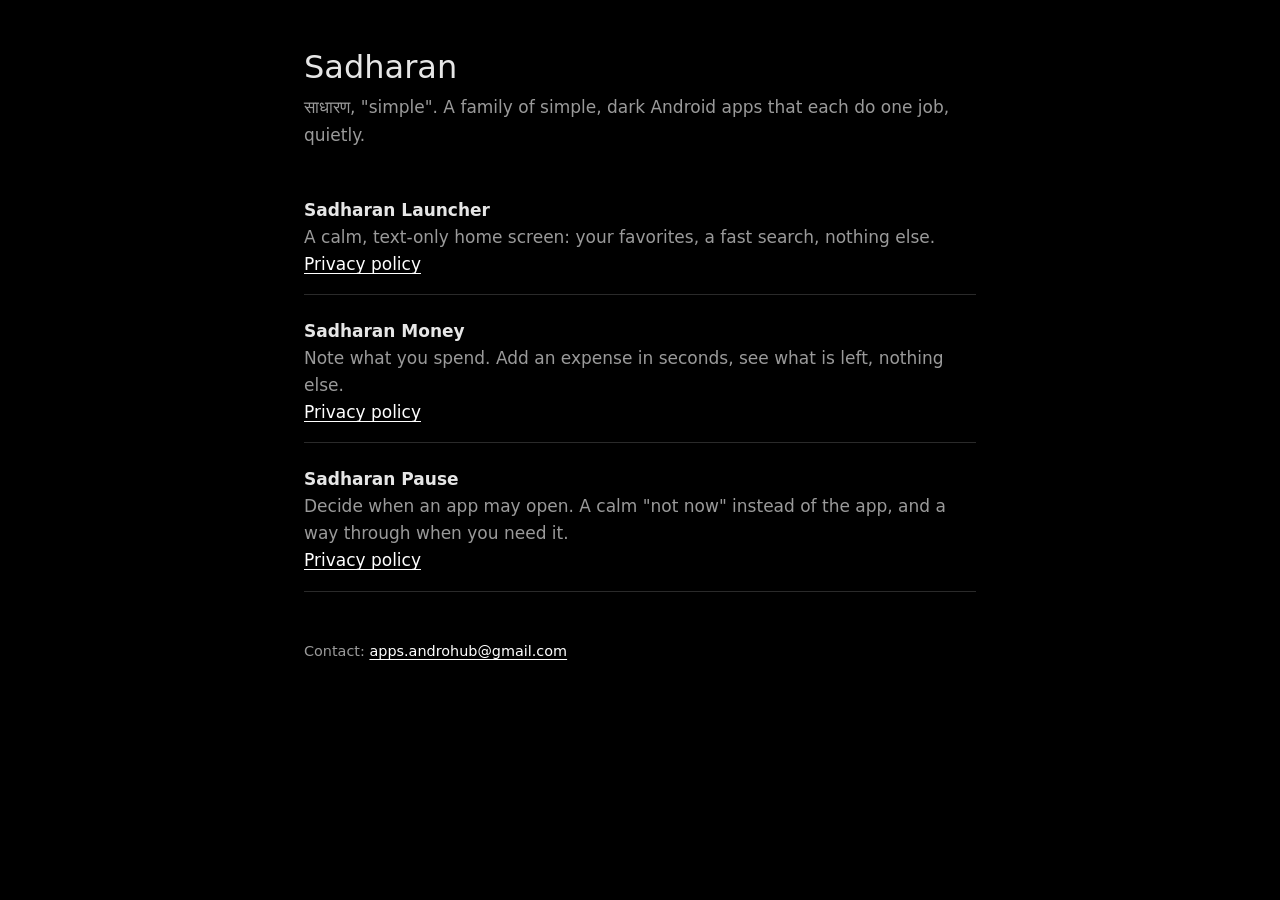
<file: index.html>
<!doctype html>
<html lang="en">
<head>
  <meta charset="utf-8">
  <meta name="viewport" content="width=device-width, initial-scale=1">
  <meta name="color-scheme" content="dark">
  <title>Sadharan</title>
  <meta name="description" content="Sadharan: a family of simple, dark Android apps.">
  <link rel="stylesheet" href="style.css">
</head>
<body>
<main>
  <h1>Sadharan</h1>
  <p class="meta">साधारण, "simple". A family of simple, dark Android apps that each do one job, quietly.</p>

  <ul class="apps">
    <li>
      <strong>Sadharan Launcher</strong><br>
      <span class="dim">A calm, text-only home screen: your favorites, a fast search, nothing else.</span><br>
      <a href="launcher/privacy/">Privacy policy</a>
    </li>
    <li>
      <strong>Sadharan Money</strong><br>
      <span class="dim">Note what you spend. Add an expense in seconds, see what is left, nothing else.</span><br>
      <a href="money/privacy/">Privacy policy</a>
    </li>
    <li>
      <strong>Sadharan Pause</strong><br>
      <span class="dim">Decide when an app may open. A calm "not now" instead of the app, and a way through when you need it.</span><br>
      <a href="pause/privacy/">Privacy policy</a>
    </li>
  </ul>

  <footer>Contact: <a href="mailto:apps.androhub@gmail.com">apps.androhub@gmail.com</a></footer>
</main>
</body>
</html>
</file>
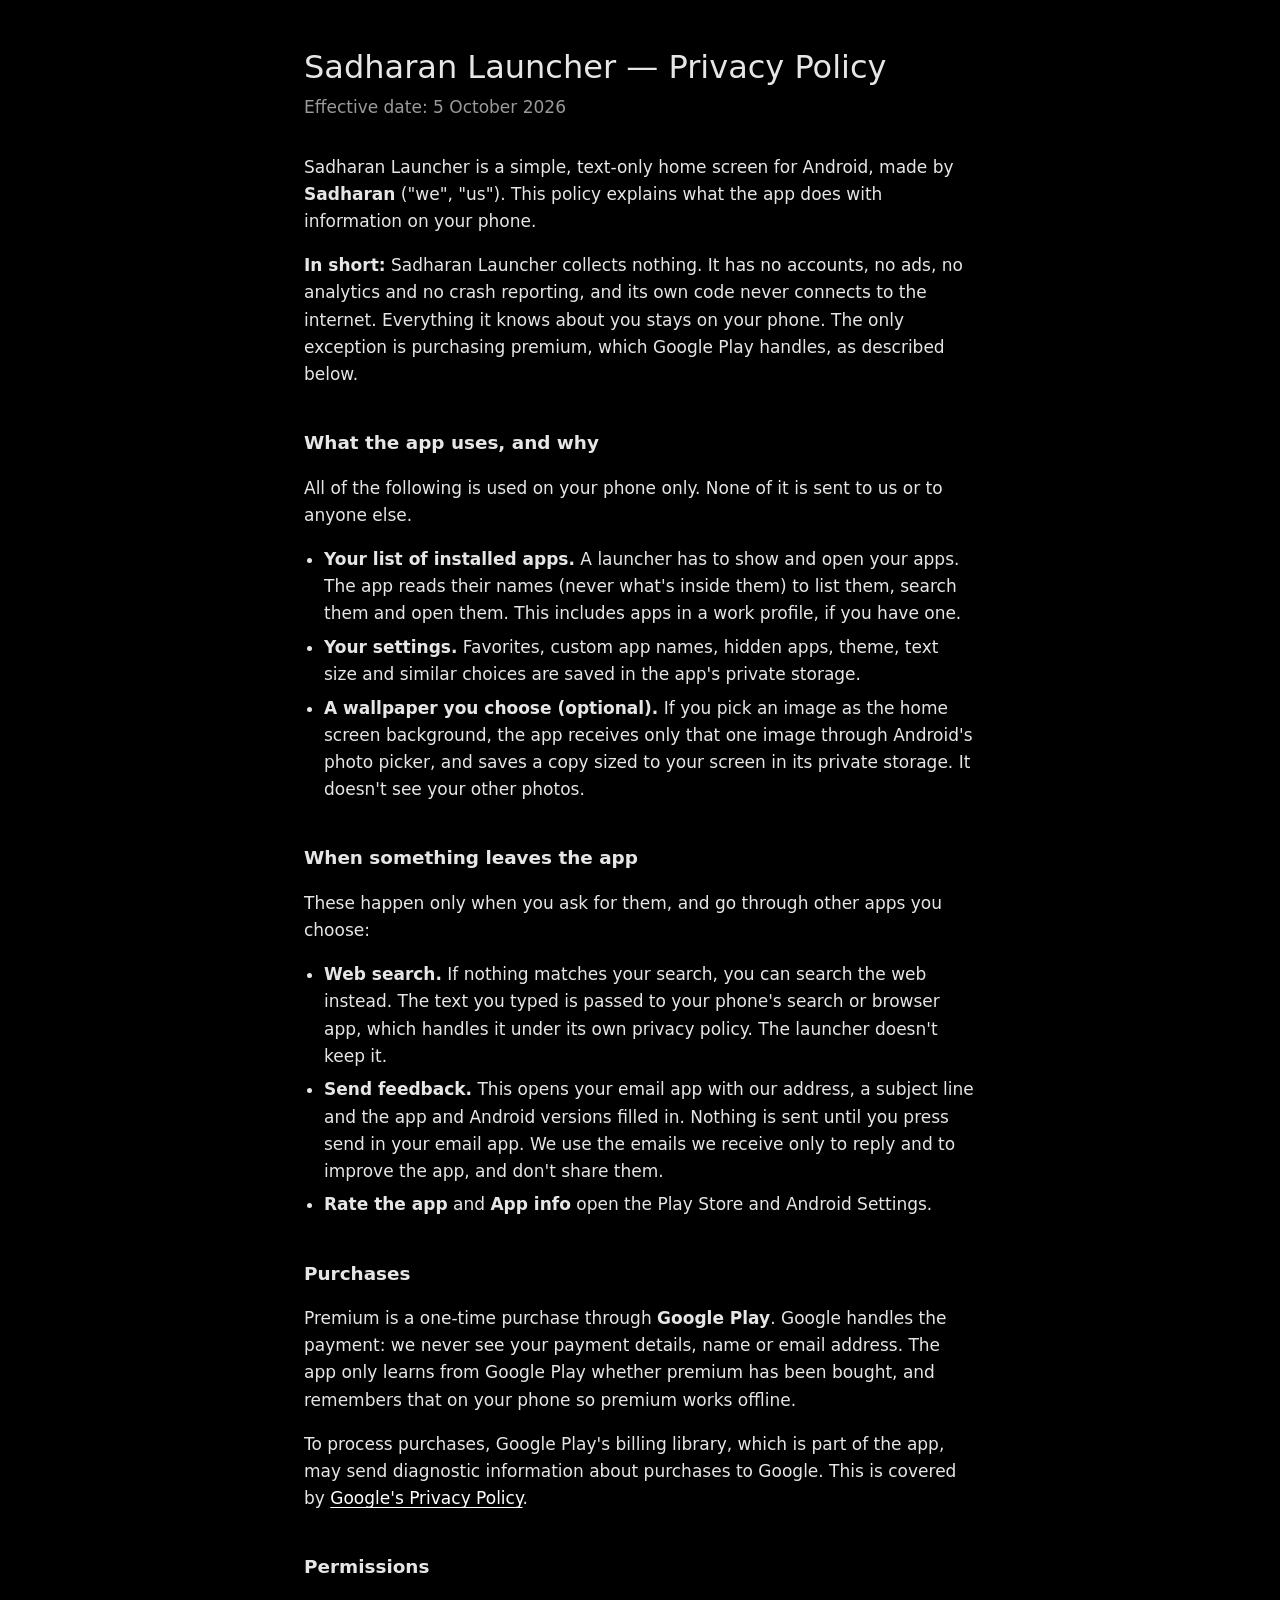
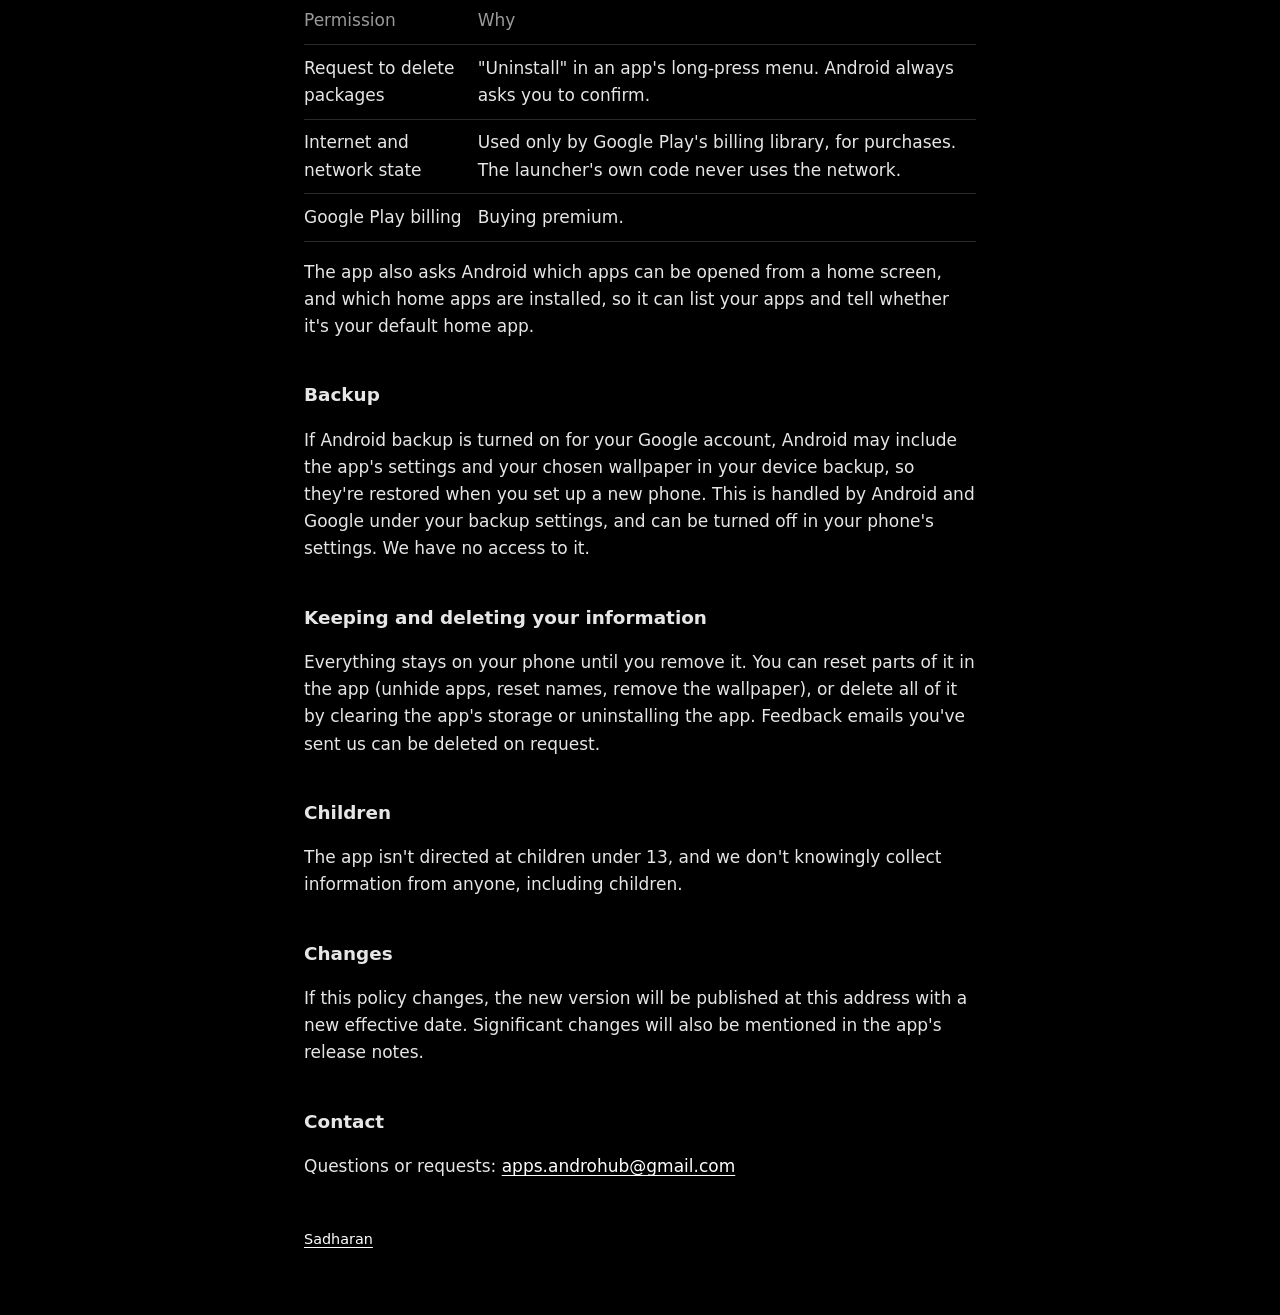
<file: launcher/privacy/index.html>
<!doctype html>
<html lang="en">
<head>
  <meta charset="utf-8">
  <meta name="viewport" content="width=device-width, initial-scale=1">
  <meta name="color-scheme" content="dark">
  <title>Sadharan Launcher Privacy Policy</title>
  <meta name="description" content="Sadharan Launcher collects nothing. How the app uses information on your phone.">
  <link rel="stylesheet" href="../../style.css">
</head>
<body>
<main>
  <h1>Sadharan Launcher — Privacy Policy</h1>
  <p class="meta">Effective date: 5 October 2026</p>

  <p>Sadharan Launcher is a simple, text-only home screen for Android, made by <strong>Sadharan</strong> ("we", "us").
  This policy explains what the app does with information on your phone.</p>

  <p><strong>In short:</strong> Sadharan Launcher collects nothing. It has no accounts, no ads, no analytics and no crash
  reporting, and its own code never connects to the internet. Everything it knows about you stays on your phone.
  The only exception is purchasing premium, which Google Play handles, as described below.</p>

  <h2>What the app uses, and why</h2>
  <p>All of the following is used on your phone only. None of it is sent to us or to anyone else.</p>
  <ul>
    <li><strong>Your list of installed apps.</strong> A launcher has to show and open your apps. The app reads their names
    (never what's inside them) to list them, search them and open them. This includes apps in a work profile, if you have one.</li>
    <li><strong>Your settings.</strong> Favorites, custom app names, hidden apps, theme, text size and similar choices are
    saved in the app's private storage.</li>
    <li><strong>A wallpaper you choose (optional).</strong> If you pick an image as the home screen background, the app
    receives only that one image through Android's photo picker, and saves a copy sized to your screen in its private
    storage. It doesn't see your other photos.</li>
  </ul>

  <h2>When something leaves the app</h2>
  <p>These happen only when you ask for them, and go through other apps you choose:</p>
  <ul>
    <li><strong>Web search.</strong> If nothing matches your search, you can search the web instead. The text you typed is
    passed to your phone's search or browser app, which handles it under its own privacy policy. The launcher doesn't keep it.</li>
    <li><strong>Send feedback.</strong> This opens your email app with our address, a subject line and the app and Android
    versions filled in. Nothing is sent until you press send in your email app. We use the emails we receive only to
    reply and to improve the app, and don't share them.</li>
    <li><strong>Rate the app</strong> and <strong>App info</strong> open the Play Store and Android Settings.</li>
  </ul>

  <h2>Purchases</h2>
  <p>Premium is a one-time purchase through <strong>Google Play</strong>. Google handles the payment: we never see your
  payment details, name or email address. The app only learns from Google Play whether premium has been bought, and
  remembers that on your phone so premium works offline.</p>
  <p>To process purchases, Google Play's billing library, which is part of the app, may send diagnostic information
  about purchases to Google. This is covered by <a href="https://policies.google.com/privacy">Google's Privacy Policy</a>.</p>

  <h2>Permissions</h2>
  <table>
    <thead><tr><th>Permission</th><th>Why</th></tr></thead>
    <tbody>
      <tr><td>Request to delete packages</td><td>"Uninstall" in an app's long-press menu. Android always asks you to confirm.</td></tr>
      <tr><td>Internet and network state</td><td>Used only by Google Play's billing library, for purchases. The launcher's own code never uses the network.</td></tr>
      <tr><td>Google Play billing</td><td>Buying premium.</td></tr>
    </tbody>
  </table>
  <p>The app also asks Android which apps can be opened from a home screen, and which home apps are installed, so it
  can list your apps and tell whether it's your default home app.</p>

  <h2>Backup</h2>
  <p>If Android backup is turned on for your Google account, Android may include the app's settings and your chosen
  wallpaper in your device backup, so they're restored when you set up a new phone. This is handled by Android and
  Google under your backup settings, and can be turned off in your phone's settings. We have no access to it.</p>

  <h2>Keeping and deleting your information</h2>
  <p>Everything stays on your phone until you remove it. You can reset parts of it in the app (unhide apps, reset
  names, remove the wallpaper), or delete all of it by clearing the app's storage or uninstalling the app.
  Feedback emails you've sent us can be deleted on request.</p>

  <h2>Children</h2>
  <p>The app isn't directed at children under 13, and we don't knowingly collect information from anyone, including
  children.</p>

  <h2>Changes</h2>
  <p>If this policy changes, the new version will be published at this address with a new effective date. Significant
  changes will also be mentioned in the app's release notes.</p>

  <h2>Contact</h2>
  <p>Questions or requests: <a href="mailto:apps.androhub@gmail.com">apps.androhub@gmail.com</a></p>

  <footer><a href="../../">Sadharan</a></footer>
</main>
</body>
</html>
</file>
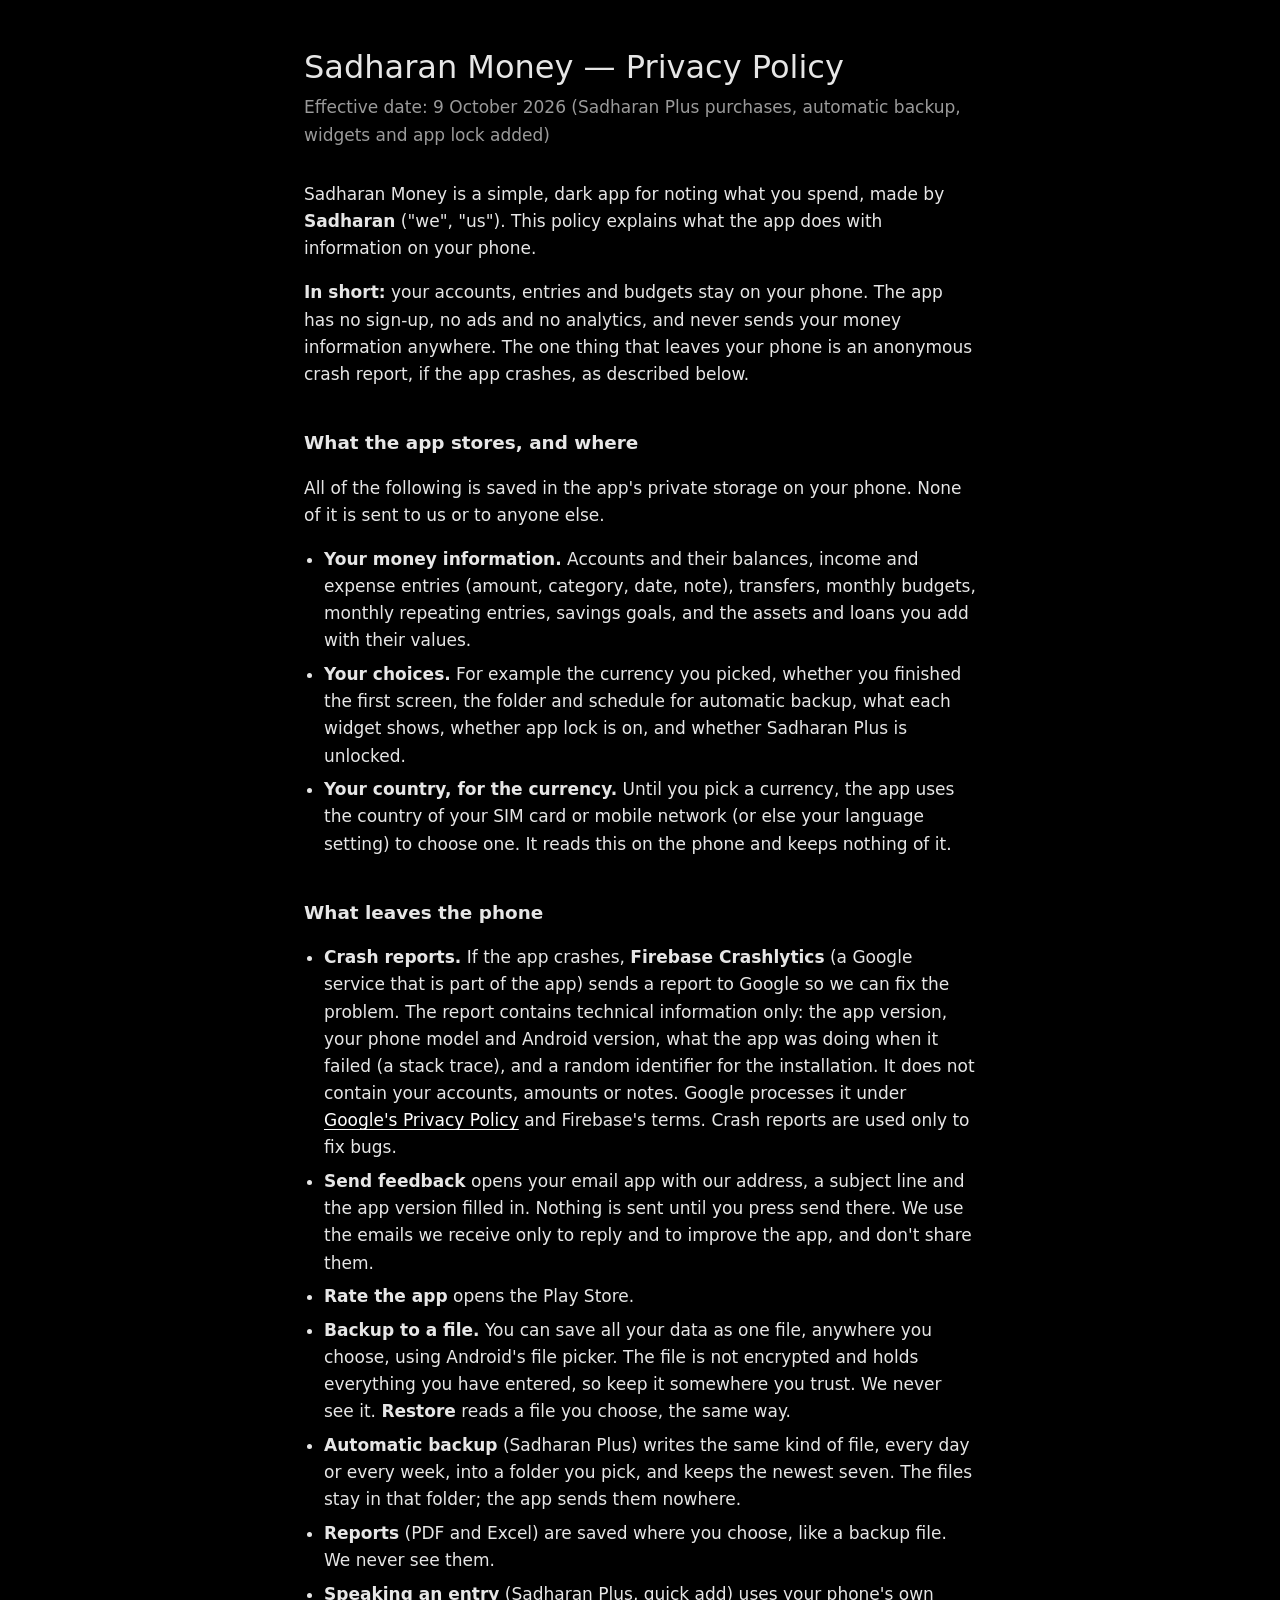
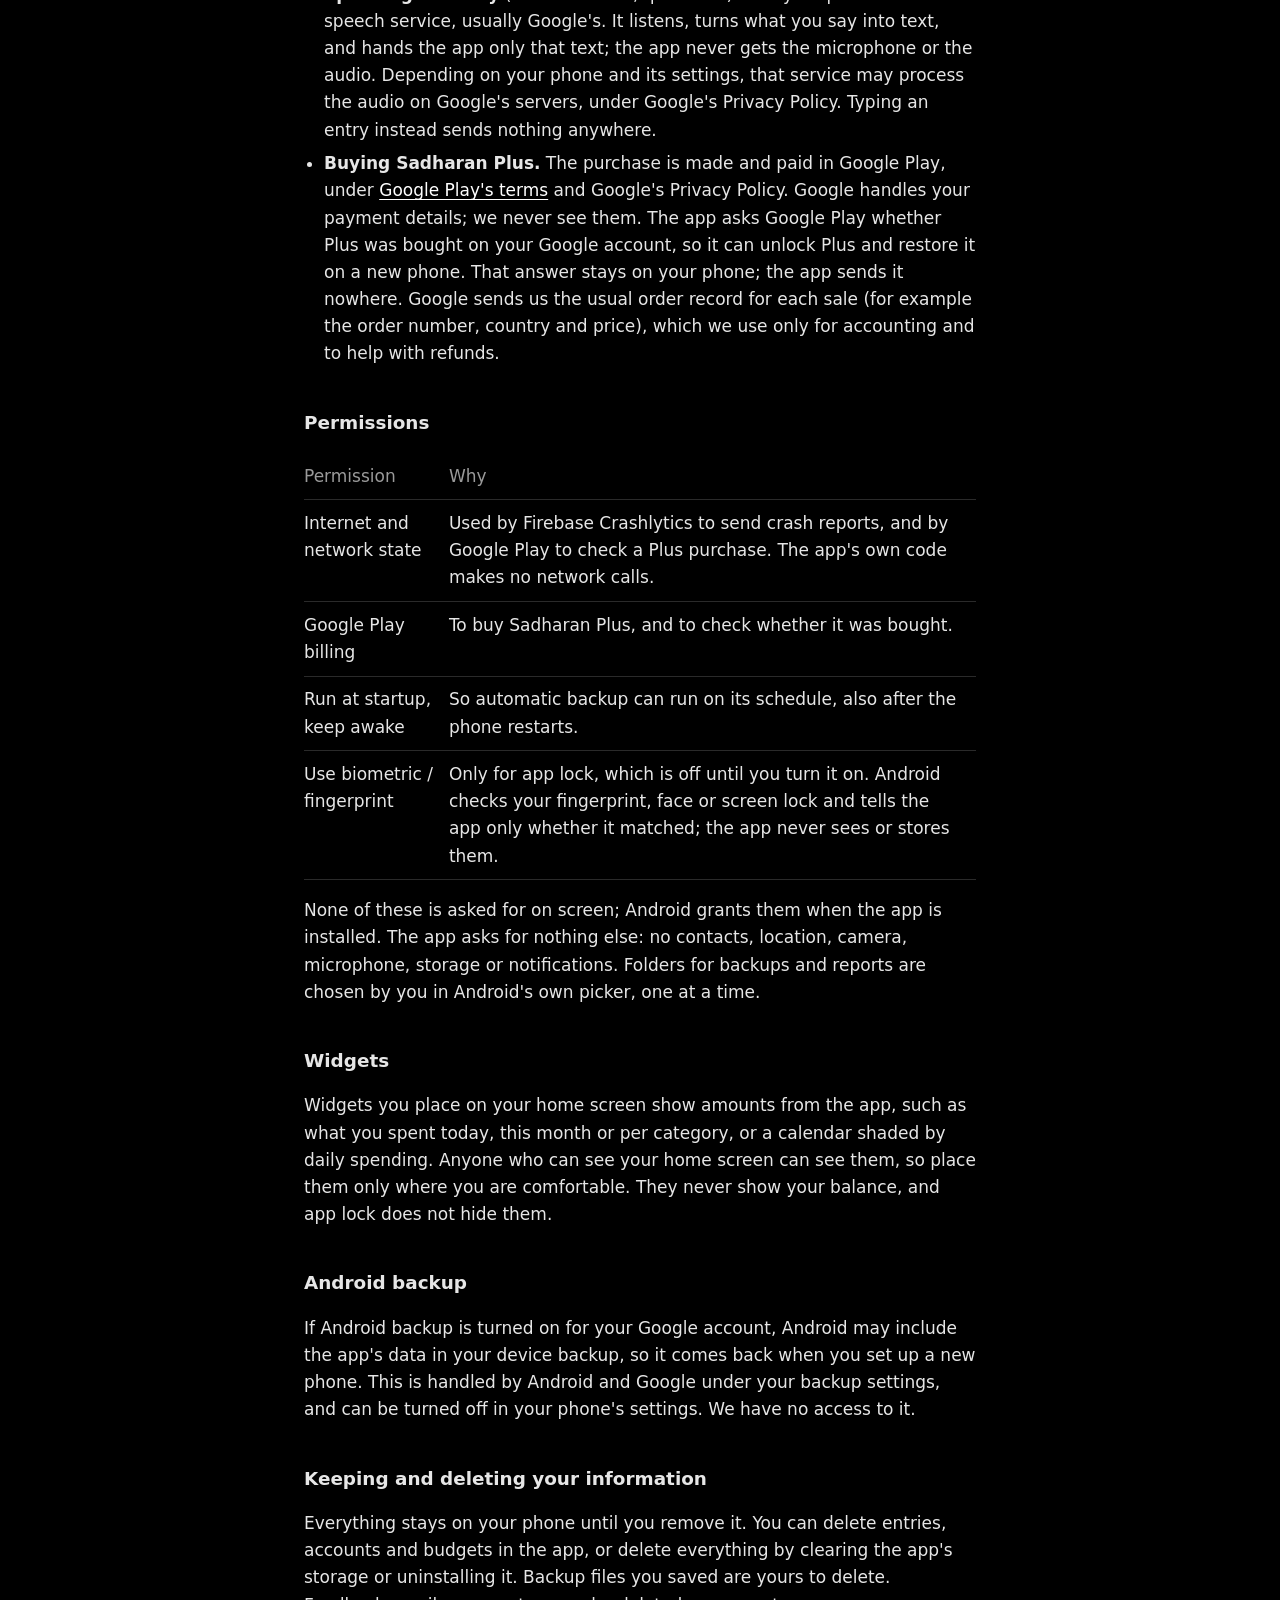
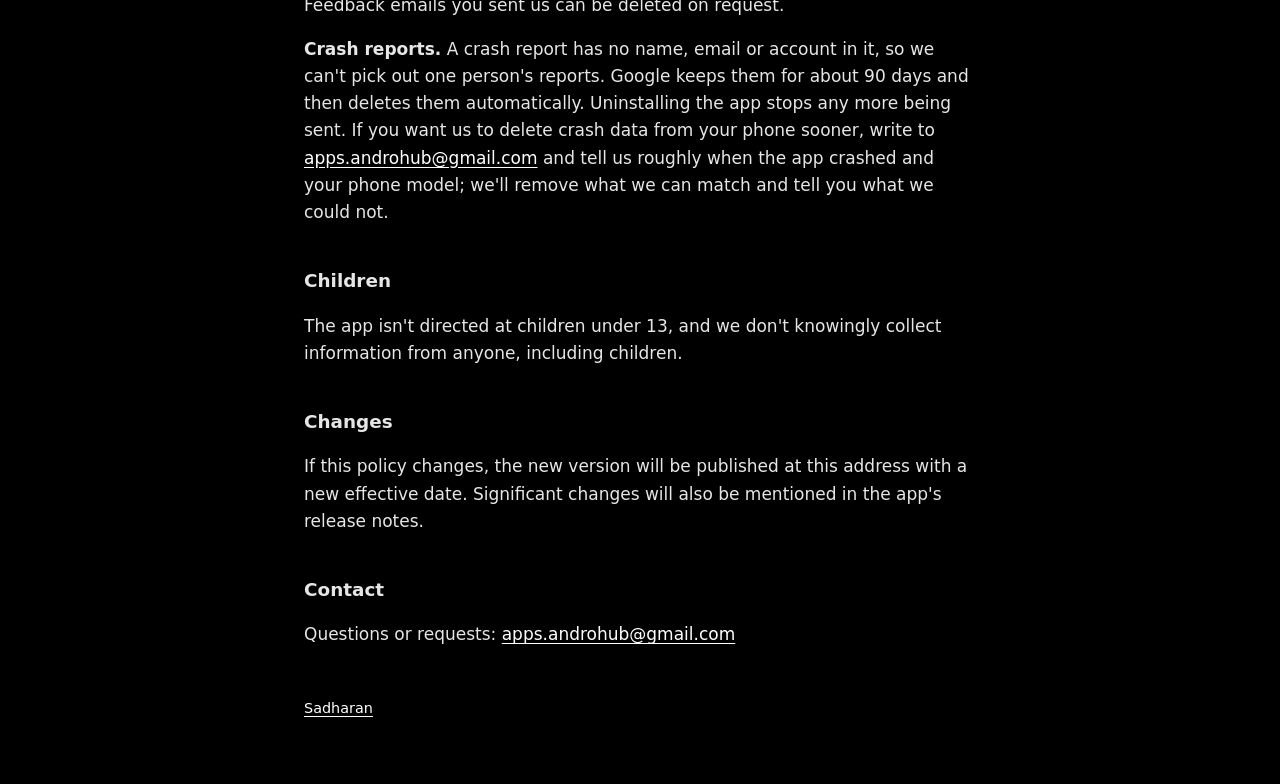
<file: money/privacy/index.html>
<!doctype html>
<html lang="en">
<head>
  <meta charset="utf-8">
  <meta name="viewport" content="width=device-width, initial-scale=1">
  <meta name="color-scheme" content="dark">
  <title>Sadharan Money Privacy Policy</title>
  <meta name="description" content="Sadharan Money keeps your money information on your phone. How the app uses information, and the one anonymous thing that can leave it.">
  <link rel="stylesheet" href="../../style.css">
</head>
<body>
<main>
  <h1>Sadharan Money — Privacy Policy</h1>
  <p class="meta">Effective date: 9 October 2026 (Sadharan Plus purchases, automatic backup, widgets and app lock added)</p>

  <p>Sadharan Money is a simple, dark app for noting what you spend, made by <strong>Sadharan</strong> ("we", "us").
  This policy explains what the app does with information on your phone.</p>

  <p><strong>In short:</strong> your accounts, entries and budgets stay on your phone. The app has no sign-up, no ads and no
  analytics, and never sends your money information anywhere. The one thing that leaves your phone is an
  anonymous crash report, if the app crashes, as described below.</p>

  <h2>What the app stores, and where</h2>
  <p>All of the following is saved in the app's private storage on your phone. None of it is sent to us or to anyone else.</p>
  <ul>
    <li><strong>Your money information.</strong> Accounts and their balances, income and expense entries (amount, category,
    date, note), transfers, monthly budgets, monthly repeating entries, savings goals, and the assets and loans you add
    with their values.</li>
    <li><strong>Your choices.</strong> For example the currency you picked, whether you finished the first screen, the folder
    and schedule for automatic backup, what each widget shows, whether app lock is on, and whether Sadharan Plus is
    unlocked.</li>
    <li><strong>Your country, for the currency.</strong> Until you pick a currency, the app uses the country of your SIM
    card or mobile network (or else your language setting) to choose one. It reads this on the phone and keeps nothing
    of it.</li>
  </ul>

  <h2>What leaves the phone</h2>
  <ul>
    <li><strong>Crash reports.</strong> If the app crashes, <strong>Firebase Crashlytics</strong> (a Google service that is part
    of the app) sends a report to Google so we can fix the problem. The report contains technical information only: the app
    version, your phone model and Android version, what the app was doing when it failed (a stack trace), and a random
    identifier for the installation. It does not contain your accounts, amounts or notes. Google processes it under
    <a href="https://policies.google.com/privacy">Google's Privacy Policy</a> and Firebase's terms. Crash reports are used
    only to fix bugs.</li>
    <li><strong>Send feedback</strong> opens your email app with our address, a subject line and the app version filled in.
    Nothing is sent until you press send there. We use the emails we receive only to reply and to improve the app, and
    don't share them.</li>
    <li><strong>Rate the app</strong> opens the Play Store.</li>
    <li><strong>Backup to a file.</strong> You can save all your data as one file, anywhere you choose, using Android's file
    picker. The file is not encrypted and holds everything you have entered, so keep it somewhere you trust. We never see it.
    <strong>Restore</strong> reads a file you choose, the same way.</li>
    <li><strong>Automatic backup</strong> (Sadharan Plus) writes the same kind of file, every day or every week, into a folder
    you pick, and keeps the newest seven. The files stay in that folder; the app sends them nowhere.</li>
    <li><strong>Reports</strong> (PDF and Excel) are saved where you choose, like a backup file. We never see them.</li>
    <li><strong>Speaking an entry</strong> (Sadharan Plus, quick add) uses your phone's own speech service, usually
    Google's. It listens, turns what you say into text, and hands the app only that text; the app never gets the
    microphone or the audio. Depending on your phone and its settings, that service may process the audio on Google's
    servers, under Google's Privacy Policy. Typing an entry instead sends nothing anywhere.</li>
    <li><strong>Buying Sadharan Plus.</strong> The purchase is made and paid in Google Play, under
    <a href="https://play.google.com/about/play-terms/">Google Play's terms</a> and Google's Privacy Policy. Google handles
    your payment details; we never see them. The app asks Google Play whether Plus was bought on your Google account, so it
    can unlock Plus and restore it on a new phone. That answer stays on your phone; the app sends it nowhere. Google sends
    us the usual order record for each sale (for example the order number, country and price), which we use only for
    accounting and to help with refunds.</li>
  </ul>

  <h2>Permissions</h2>
  <table>
    <thead><tr><th>Permission</th><th>Why</th></tr></thead>
    <tbody>
      <tr><td>Internet and network state</td><td>Used by Firebase Crashlytics to send crash reports, and by Google Play to check a Plus purchase. The app's own code makes no network calls.</td></tr>
      <tr><td>Google Play billing</td><td>To buy Sadharan Plus, and to check whether it was bought.</td></tr>
      <tr><td>Run at startup, keep awake</td><td>So automatic backup can run on its schedule, also after the phone restarts.</td></tr>
      <tr><td>Use biometric / fingerprint</td><td>Only for app lock, which is off until you turn it on. Android checks your fingerprint, face or screen lock and tells the app only whether it matched; the app never sees or stores them.</td></tr>
    </tbody>
  </table>
  <p>None of these is asked for on screen; Android grants them when the app is installed. The app asks for nothing else:
  no contacts, location, camera, microphone, storage or notifications. Folders for backups and reports are chosen by you
  in Android's own picker, one at a time.</p>

  <h2>Widgets</h2>
  <p>Widgets you place on your home screen show amounts from the app, such as what you spent today, this month or per
  category, or a calendar shaded by daily spending. Anyone who can see your home screen can see them, so place them only
  where you are comfortable. They never show your balance, and app lock does not hide them.</p>

  <h2>Android backup</h2>
  <p>If Android backup is turned on for your Google account, Android may include the app's data in your device backup,
  so it comes back when you set up a new phone. This is handled by Android and Google under your backup settings, and
  can be turned off in your phone's settings. We have no access to it.</p>

  <h2>Keeping and deleting your information</h2>
  <p>Everything stays on your phone until you remove it. You can delete entries, accounts and budgets in the app,
  or delete everything by clearing the app's storage or uninstalling it. Backup files you saved are yours to delete.
  Feedback emails you sent us can be deleted on request.</p>
  <p><strong>Crash reports.</strong> A crash report has no name, email or account in it, so we can't pick out one
  person's reports. Google keeps them for about 90 days and then deletes them automatically. Uninstalling the app stops
  any more being sent. If you want us to delete crash data from your phone sooner, write to
  <a href="mailto:apps.androhub@gmail.com">apps.androhub@gmail.com</a> and tell us roughly when the app crashed and your
  phone model; we'll remove what we can match and tell you what we could not.</p>

  <h2>Children</h2>
  <p>The app isn't directed at children under 13, and we don't knowingly collect information from anyone, including
  children.</p>

  <h2>Changes</h2>
  <p>If this policy changes, the new version will be published at this address with a new effective date. Significant
  changes will also be mentioned in the app's release notes.</p>

  <h2>Contact</h2>
  <p>Questions or requests: <a href="mailto:apps.androhub@gmail.com">apps.androhub@gmail.com</a></p>

  <footer><a href="../../">Sadharan</a></footer>
</main>
</body>
</html>
</file>
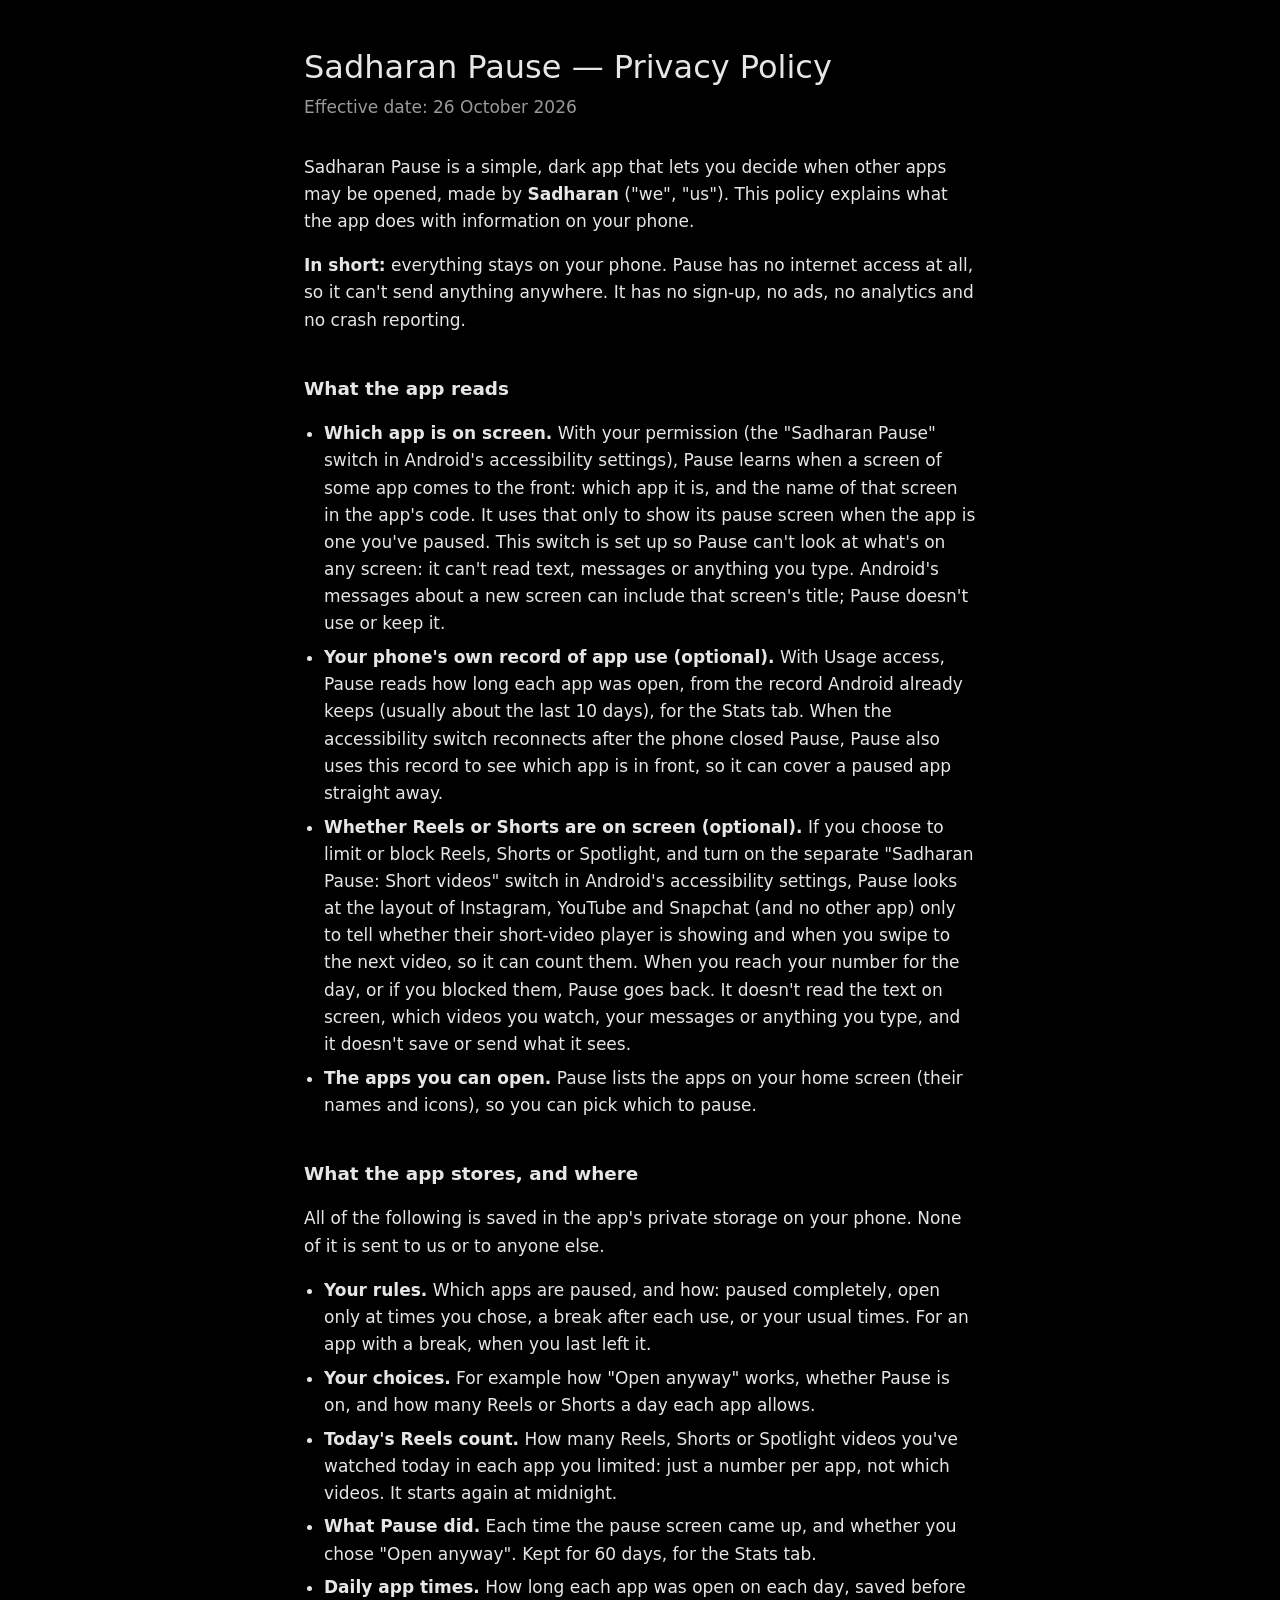
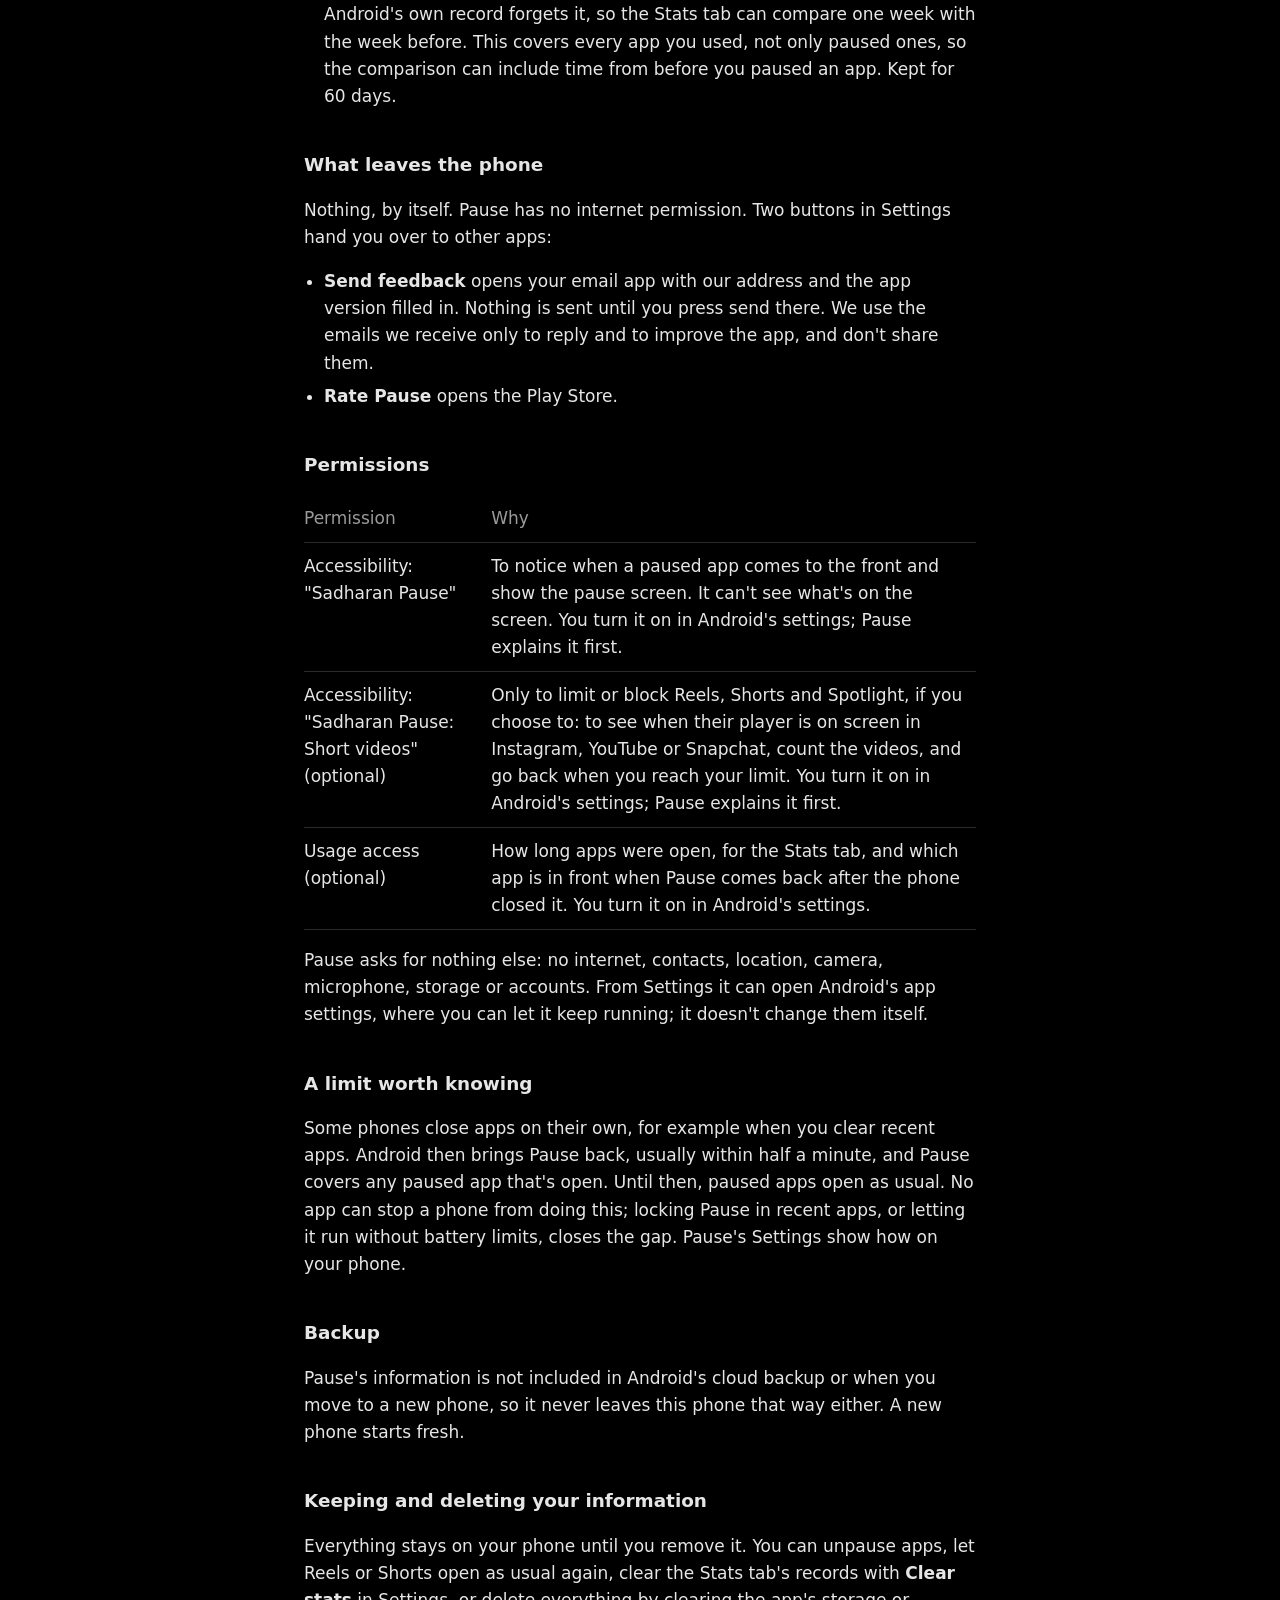
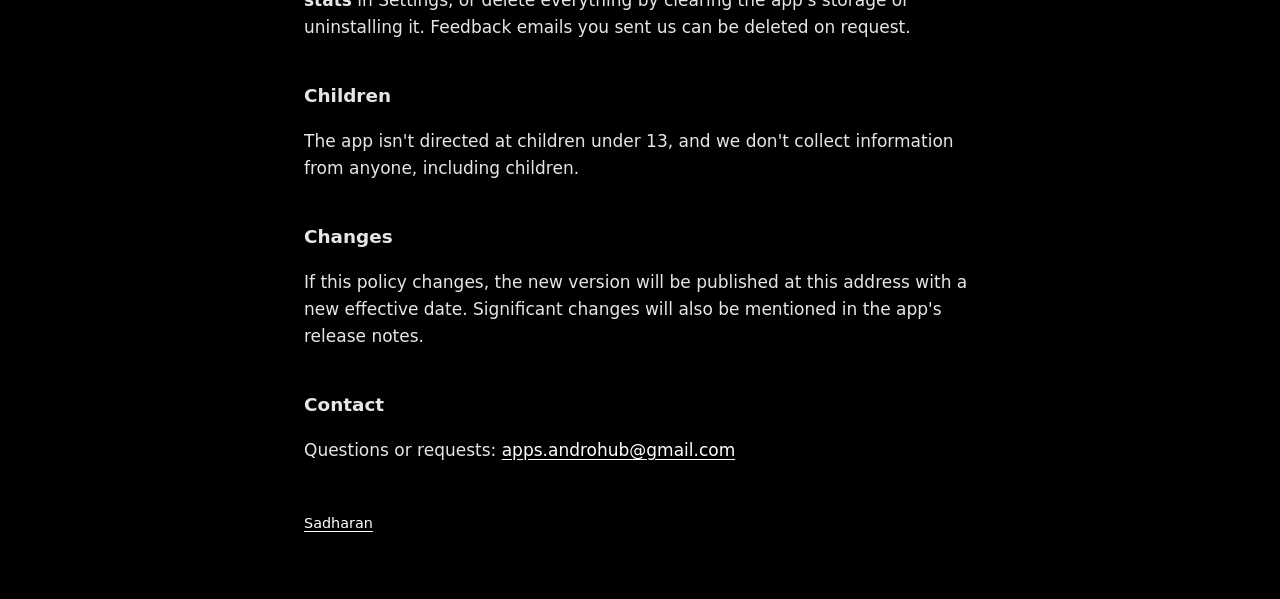
<file: pause/privacy/index.html>
<!doctype html>
<html lang="en">
<head>
  <meta charset="utf-8">
  <meta name="viewport" content="width=device-width, initial-scale=1">
  <meta name="color-scheme" content="dark">
  <title>Sadharan Pause Privacy Policy</title>
  <meta name="description" content="Sadharan Pause keeps everything on your phone: it has no internet access. How the app uses its accessibility switches, Usage access and its stats.">
  <link rel="stylesheet" href="../../style.css">
</head>
<body>
<main>
  <h1>Sadharan Pause — Privacy Policy</h1>
  <p class="meta">Effective date: 26 October 2026</p>

  <p>Sadharan Pause is a simple, dark app that lets you decide when other apps may be opened, made by
  <strong>Sadharan</strong> ("we", "us"). This policy explains what the app does with information on your phone.</p>

  <p><strong>In short:</strong> everything stays on your phone. Pause has no internet access at all, so it can't send
  anything anywhere. It has no sign-up, no ads, no analytics and no crash reporting.</p>

  <h2>What the app reads</h2>
  <ul>
    <li><strong>Which app is on screen.</strong> With your permission (the "Sadharan Pause" switch in Android's
    accessibility settings), Pause learns when a screen of some app comes to the front: which app it is, and the name of
    that screen in the app's code. It uses that only to show its pause screen when the app is one you've paused. This
    switch is set up so Pause can't look at what's on any screen: it can't read text, messages or anything you type.
    Android's messages about a new screen can include that screen's title; Pause doesn't use or keep it.</li>
    <li><strong>Your phone's own record of app use (optional).</strong> With Usage access, Pause reads how long each app
    was open, from the record Android already keeps (usually about the last 10 days), for the Stats tab. When the
    accessibility switch reconnects after the phone closed Pause, Pause also uses this record to see which app is in
    front, so it can cover a paused app straight away.</li>
    <li><strong>Whether Reels or Shorts are on screen (optional).</strong> If you choose to limit or block Reels, Shorts
    or Spotlight, and turn on the separate "Sadharan Pause: Short videos" switch in Android's accessibility settings,
    Pause looks at the layout of Instagram, YouTube
    and Snapchat (and no other app) only to tell whether their short-video player is showing and when you swipe to the
    next video, so it can count them. When you reach your number for the day, or if you blocked them, Pause goes back.
    It doesn't read the text on screen, which videos you watch, your messages or anything you type, and it doesn't save
    or send what it sees.</li>
    <li><strong>The apps you can open.</strong> Pause lists the apps on your home screen (their names and icons), so you
    can pick which to pause.</li>
  </ul>

  <h2>What the app stores, and where</h2>
  <p>All of the following is saved in the app's private storage on your phone. None of it is sent to us or to anyone
  else.</p>
  <ul>
    <li><strong>Your rules.</strong> Which apps are paused, and how: paused completely, open only at times you chose, a
    break after each use, or your usual times. For an app with a break, when you last left it.</li>
    <li><strong>Your choices.</strong> For example how "Open anyway" works, whether Pause is on, and how many Reels or
    Shorts a day each app allows.</li>
    <li><strong>Today's Reels count.</strong> How many Reels, Shorts or Spotlight videos you've watched today in each app
    you limited: just a number per app, not which videos. It starts again at midnight.</li>
    <li><strong>What Pause did.</strong> Each time the pause screen came up, and whether you chose "Open anyway". Kept
    for 60 days, for the Stats tab.</li>
    <li><strong>Daily app times.</strong> How long each app was open on each day, saved before Android's own record
    forgets it, so the Stats tab can compare one week with the week before. This covers every app you used, not only
    paused ones, so the comparison can include time from before you paused an app. Kept for 60 days.</li>
  </ul>

  <h2>What leaves the phone</h2>
  <p>Nothing, by itself. Pause has no internet permission. Two buttons in Settings hand you over to other apps:</p>
  <ul>
    <li><strong>Send feedback</strong> opens your email app with our address and the app version filled in. Nothing is
    sent until you press send there. We use the emails we receive only to reply and to improve the app, and don't share
    them.</li>
    <li><strong>Rate Pause</strong> opens the Play Store.</li>
  </ul>

  <h2>Permissions</h2>
  <table>
    <thead><tr><th>Permission</th><th>Why</th></tr></thead>
    <tbody>
      <tr><td>Accessibility: "Sadharan Pause"</td><td>To notice when a paused app comes to the front and show the pause screen. It can't see what's on the screen. You turn it on in Android's settings; Pause explains it first.</td></tr>
      <tr><td>Accessibility: "Sadharan Pause: Short videos" (optional)</td><td>Only to limit or block Reels, Shorts and Spotlight, if you choose to: to see when their player is on screen in Instagram, YouTube or Snapchat, count the videos, and go back when you reach your limit. You turn it on in Android's settings; Pause explains it first.</td></tr>
      <tr><td>Usage access (optional)</td><td>How long apps were open, for the Stats tab, and which app is in front when Pause comes back after the phone closed it. You turn it on in Android's settings.</td></tr>
    </tbody>
  </table>
  <p>Pause asks for nothing else: no internet, contacts, location, camera, microphone, storage or accounts. From
  Settings it can open Android's app settings, where you can let it keep running; it doesn't change them itself.</p>

  <h2>A limit worth knowing</h2>
  <p>Some phones close apps on their own, for example when you clear recent apps. Android then brings Pause back,
  usually within half a minute, and Pause covers any paused app that's open. Until then, paused apps open as usual. No
  app can stop a phone from doing this; locking Pause in recent apps, or letting it run without battery limits, closes
  the gap. Pause's Settings show how on your phone.</p>

  <h2>Backup</h2>
  <p>Pause's information is not included in Android's cloud backup or when you move to a new phone, so it never leaves
  this phone that way either. A new phone starts fresh.</p>

  <h2>Keeping and deleting your information</h2>
  <p>Everything stays on your phone until you remove it. You can unpause apps, let Reels or Shorts open as usual again, clear the Stats tab's records with
  <strong>Clear stats</strong> in Settings, or delete everything by clearing the app's storage or uninstalling it.
  Feedback emails you sent us can be deleted on request.</p>

  <h2>Children</h2>
  <p>The app isn't directed at children under 13, and we don't collect information from anyone, including children.</p>

  <h2>Changes</h2>
  <p>If this policy changes, the new version will be published at this address with a new effective date. Significant
  changes will also be mentioned in the app's release notes.</p>

  <h2>Contact</h2>
  <p>Questions or requests: <a href="mailto:apps.androhub@gmail.com">apps.androhub@gmail.com</a></p>

  <footer><a href="../../">Sadharan</a></footer>
</main>
</body>
</html>
</file>
<file: style.css>
:root {
  --bg: #000;
  --text: #e6e6e6;
  --dim: #9a9a9a;
  --rule: #2a2a2a;
  --link: #fff;
}

* { box-sizing: border-box; }

html { -webkit-text-size-adjust: 100%; }

body {
  margin: 0;
  background: var(--bg);
  color: var(--text);
  font: 17px/1.6 system-ui, -apple-system, "Segoe UI", Roboto, sans-serif;
}

main {
  max-width: 44rem;
  margin: 0 auto;
  padding: 3rem 1rem 4rem;
}

h1 { font-size: 2rem; font-weight: 400; line-height: 1.2; margin: 0 0 0.5rem; }
h2 { font-size: 1.15rem; font-weight: 600; margin: 2.5rem 0 0.75rem; }

p, li { color: var(--text); }
.dim, .meta { color: var(--dim); }
.meta { margin: 0 0 2rem; }

a { color: var(--link); text-underline-offset: 3px; }

ul { padding-left: 1.25rem; }
li { margin: 0.4rem 0; }

table { width: 100%; border-collapse: collapse; margin: 1rem 0; }
th, td { text-align: left; vertical-align: top; padding: 0.6rem 0.75rem 0.6rem 0; border-bottom: 1px solid var(--rule); }
th { color: var(--dim); font-weight: 400; }

.apps { list-style: none; padding: 0; }
.apps li { padding: 1rem 0; border-bottom: 1px solid var(--rule); }
.apps strong { font-weight: 600; }

footer { margin-top: 3rem; color: var(--dim); font-size: 0.9rem; }

@media (max-width: 30rem) {
  body { font-size: 16px; }
  main { padding-top: 2rem; }
  th, td { display: block; padding: 0.2rem 0; border: 0; }
  tr { display: block; padding: 0.6rem 0; border-bottom: 1px solid var(--rule); }
  thead { display: none; }
  td:first-child { font-weight: 600; }
}
</file>
